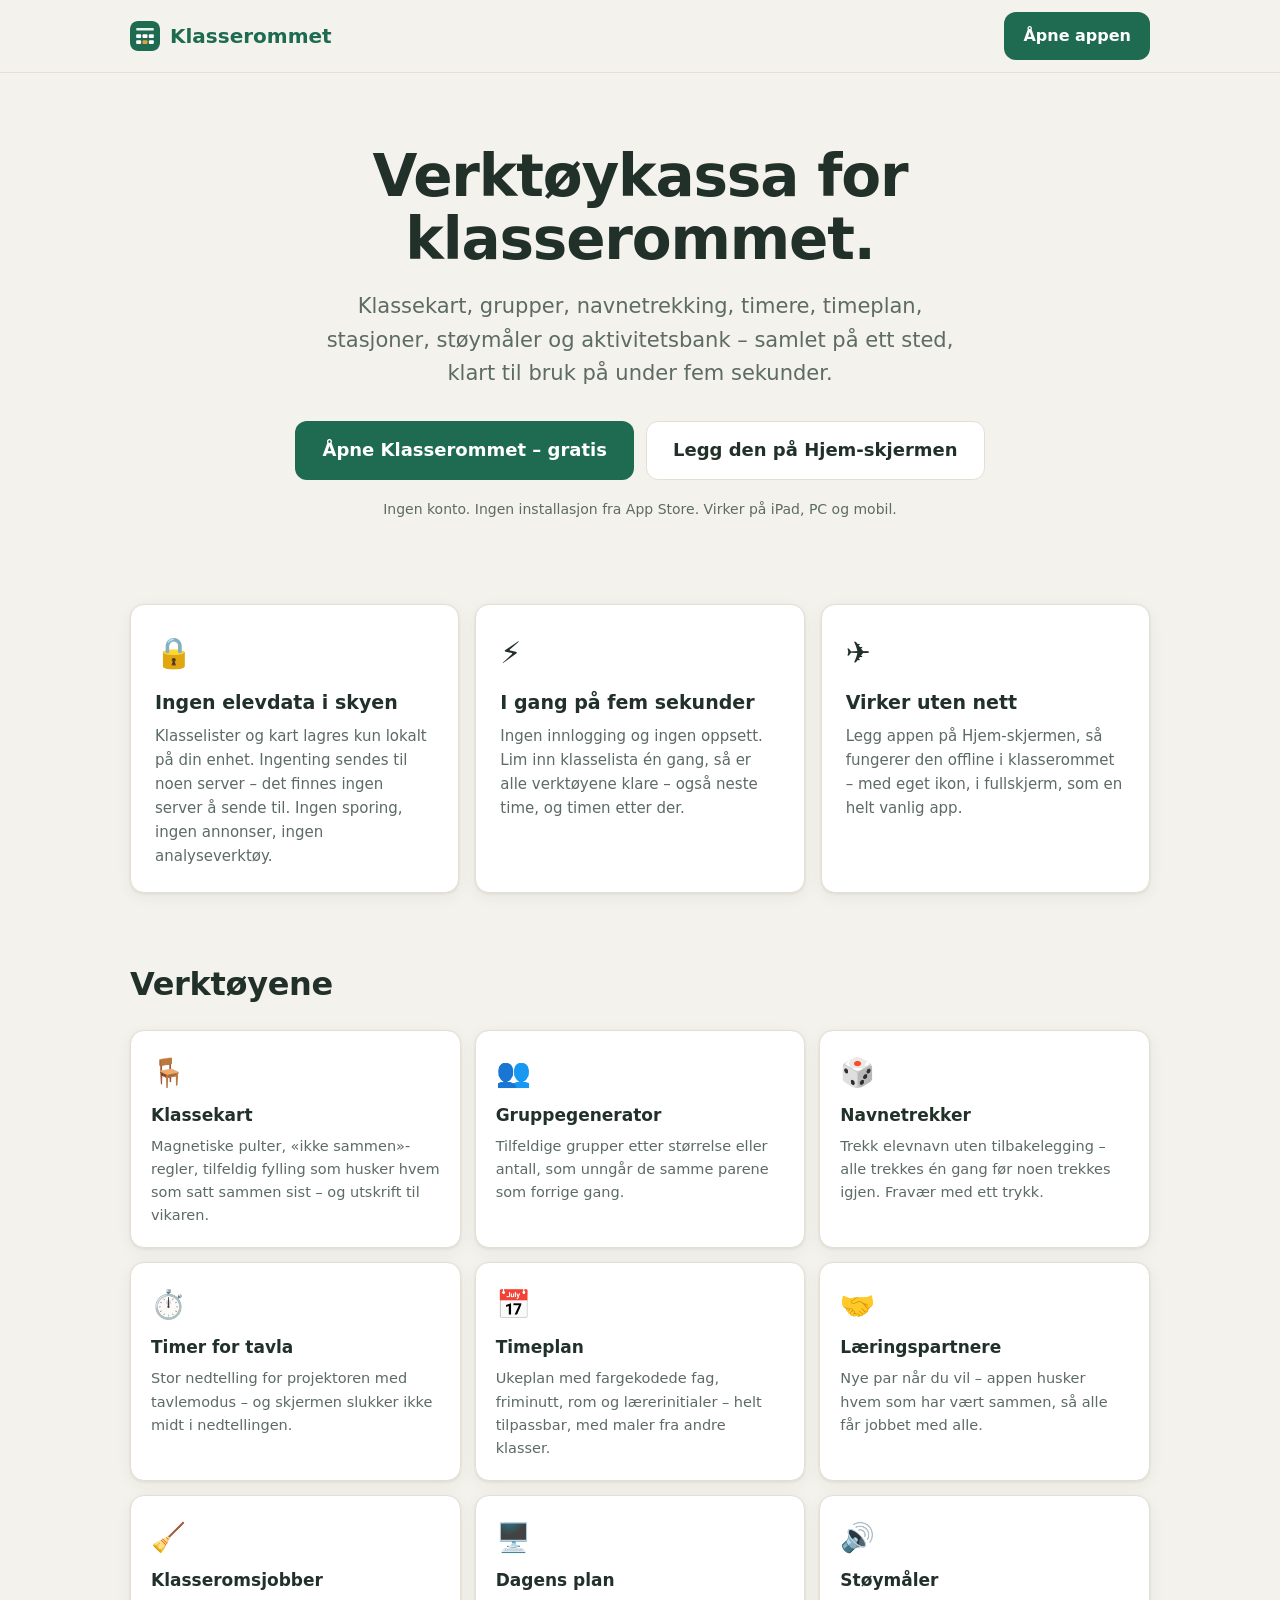
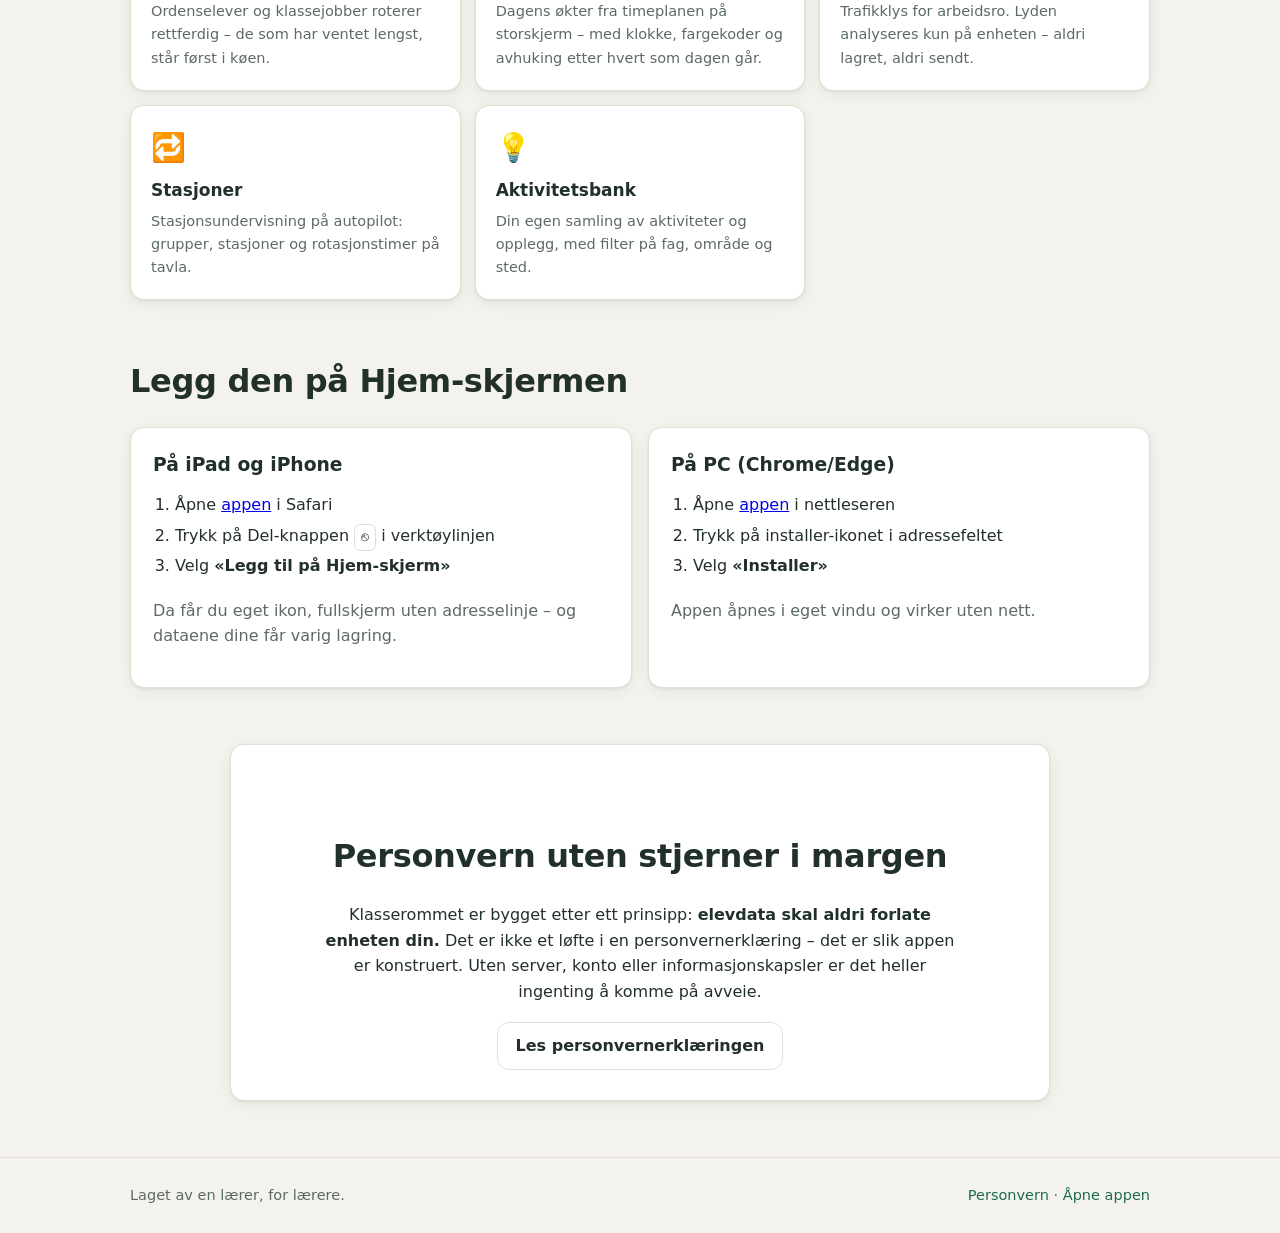
<file: index.html>
<!doctype html>
<html lang="nb">
<head>
<meta charset="utf-8">
<title>Klasserommet – verktøykassa for lærere</title>
<meta name="viewport" content="width=device-width, initial-scale=1">
<meta name="description" content="Klassekart, gruppegenerator, navnetrekking, timer, timeplan og aktivitetsbank – uten innlogging, og uten at elevdata noen gang forlater enheten din. Gratis for lærere.">
<link rel="canonical" href="https://klasserommet.app/">
<meta property="og:title" content="Klasserommet – verktøykassa for lærere">
<meta property="og:description" content="Klassekart, grupper, trekking, timer og timeplan. Ingen innlogging. Ingen elevdata i skyen.">
<meta property="og:image" content="https://klasserommet.app/og.png">
<meta property="og:url" content="https://klasserommet.app/">
<meta property="og:type" content="website">
<meta name="theme-color" content="#1e6b52">
<link rel="icon" href="/app/icons/favicon.svg" type="image/svg+xml">
<link rel="apple-touch-icon" href="/app/icons/icon-180.png">
<link rel="icon" href="/favicon-48.png" type="image/png" sizes="48x48">
<link rel="stylesheet" href="/landing.css">
<script src="/landing.js" defer></script>
</head>
<body>
<header class="site-header">
  <div class="wrap row-between">
    <a class="logo" href="/"><img src="/app/icons/favicon.svg" alt="">Klasserommet</a>
    <a class="btn primary" href="/app/">Åpne appen</a>
  </div>
</header>

<main>
  <section class="hero wrap">
    <h1>Verktøykassa for klasserommet.</h1>
    <p class="lead">Klassekart, grupper, navnetrekking, timere, timeplan, stasjoner,
    støymåler og aktivitetsbank – samlet på ett sted, klart til bruk på under fem sekunder.</p>
    <div class="cta-row">
      <a class="btn primary big" href="/app/">Åpne Klasserommet – gratis</a>
      <a class="btn big" href="#installer">Legg den på Hjem-skjermen</a>
    </div>
    <p class="fineprint">Ingen konto. Ingen installasjon fra App Store. Virker på iPad, PC og mobil.</p>
  </section>

  <section class="wrap usp-grid">
    <div class="usp">
      <span class="usp-ico">🔒</span>
      <h2>Ingen elevdata i skyen</h2>
      <p>Klasselister og kart lagres kun lokalt på din enhet. Ingenting sendes til noen server –
      det finnes ingen server å sende til. Ingen sporing, ingen annonser, ingen analyseverktøy.</p>
    </div>
    <div class="usp">
      <span class="usp-ico">⚡</span>
      <h2>I gang på fem sekunder</h2>
      <p>Ingen innlogging og ingen oppsett. Lim inn klasselista én gang, så er alle verktøyene klare –
      også neste time, og timen etter der.</p>
    </div>
    <div class="usp">
      <span class="usp-ico">✈️</span>
      <h2>Virker uten nett</h2>
      <p>Legg appen på Hjem-skjermen, så fungerer den offline i klasserommet – med eget ikon,
      i fullskjerm, som en helt vanlig app.</p>
    </div>
  </section>

  <section class="wrap">
    <h2 class="section-title">Verktøyene</h2>
    <div class="tools-grid">
      <a class="tool" href="/klassekart"><span>🪑</span><strong>Klassekart</strong>
        <p>Magnetiske pulter, «ikke sammen»-regler, tilfeldig fylling som husker hvem som satt sammen sist – og utskrift til vikaren.</p></a>
      <a class="tool" href="/gruppegenerator"><span>👥</span><strong>Gruppegenerator</strong>
        <p>Tilfeldige grupper etter størrelse eller antall, som unngår de samme parene som forrige gang.</p></a>
      <a class="tool" href="/navnetrekker"><span>🎲</span><strong>Navnetrekker</strong>
        <p>Trekk elevnavn uten tilbakelegging – alle trekkes én gang før noen trekkes igjen. Fravær med ett trykk.</p></a>
      <div class="tool"><span>⏱️</span><strong>Timer for tavla</strong>
        <p>Stor nedtelling for projektoren med tavlemodus – og skjermen slukker ikke midt i nedtellingen.</p></div>
      <div class="tool"><span>📅</span><strong>Timeplan</strong>
        <p>Ukeplan med fargekodede fag, friminutt, rom og lærerinitialer – helt tilpassbar, med maler fra andre klasser.</p></div>
      <div class="tool"><span>🤝</span><strong>Læringspartnere</strong>
        <p>Nye par når du vil – appen husker hvem som har vært sammen, så alle får jobbet med alle.</p></div>
      <div class="tool"><span>🧹</span><strong>Klasseromsjobber</strong>
        <p>Ordenselever og klassejobber roterer rettferdig – de som har ventet lengst, står først i køen.</p></div>
      <div class="tool"><span>🖥️</span><strong>Dagens plan</strong>
        <p>Dagens økter fra timeplanen på storskjerm – med klokke, fargekoder og avhuking etter hvert som dagen går.</p></div>
      <div class="tool"><span>🔊</span><strong>Støymåler</strong>
        <p>Trafikklys for arbeidsro. Lyden analyseres kun på enheten – aldri lagret, aldri sendt.</p></div>
      <div class="tool"><span>🔁</span><strong>Stasjoner</strong>
        <p>Stasjonsundervisning på autopilot: grupper, stasjoner og rotasjonstimer på tavla.</p></div>
      <div class="tool"><span>💡</span><strong>Aktivitetsbank</strong>
        <p>Din egen samling av aktiviteter og opplegg, med filter på fag, område og sted.</p></div>
    </div>
  </section>

  <section class="wrap install" id="installer">
    <h2 class="section-title">Legg den på Hjem-skjermen</h2>
    <div class="install-cols">
      <div>
        <h3>På iPad og iPhone</h3>
        <ol>
          <li>Åpne <a href="/app/">appen</a> i Safari</li>
          <li>Trykk på Del-knappen <span class="key">⎋</span> i verktøylinjen</li>
          <li>Velg <strong>«Legg til på Hjem-skjerm»</strong></li>
        </ol>
        <p class="muted">Da får du eget ikon, fullskjerm uten adresselinje – og dataene dine får varig lagring.</p>
      </div>
      <div>
        <h3>På PC (Chrome/Edge)</h3>
        <ol>
          <li>Åpne <a href="/app/">appen</a> i nettleseren</li>
          <li>Trykk på installer-ikonet i adressefeltet</li>
          <li>Velg <strong>«Installer»</strong></li>
        </ol>
        <p class="muted">Appen åpnes i eget vindu og virker uten nett.</p>
      </div>
    </div>
  </section>

  <section class="wrap privacy-note">
    <h2 class="section-title">Personvern uten stjerner i margen</h2>
    <p>Klasserommet er bygget etter ett prinsipp: <strong>elevdata skal aldri forlate enheten din.</strong>
    Det er ikke et løfte i en personvernerklæring – det er slik appen er konstruert. Uten server,
    konto eller informasjonskapsler er det heller ingenting å komme på avveie.</p>
    <a class="btn" href="/personvern">Les personvernerklæringen</a>
  </section>
</main>

<footer class="site-footer">
  <div class="wrap row-between">
    <span>Laget av en lærer, for lærere.</span>
    <nav><a href="/personvern">Personvern</a> · <a href="/app/">Åpne appen</a></nav>
  </div>
</footer>
</body>
</html>
</file>
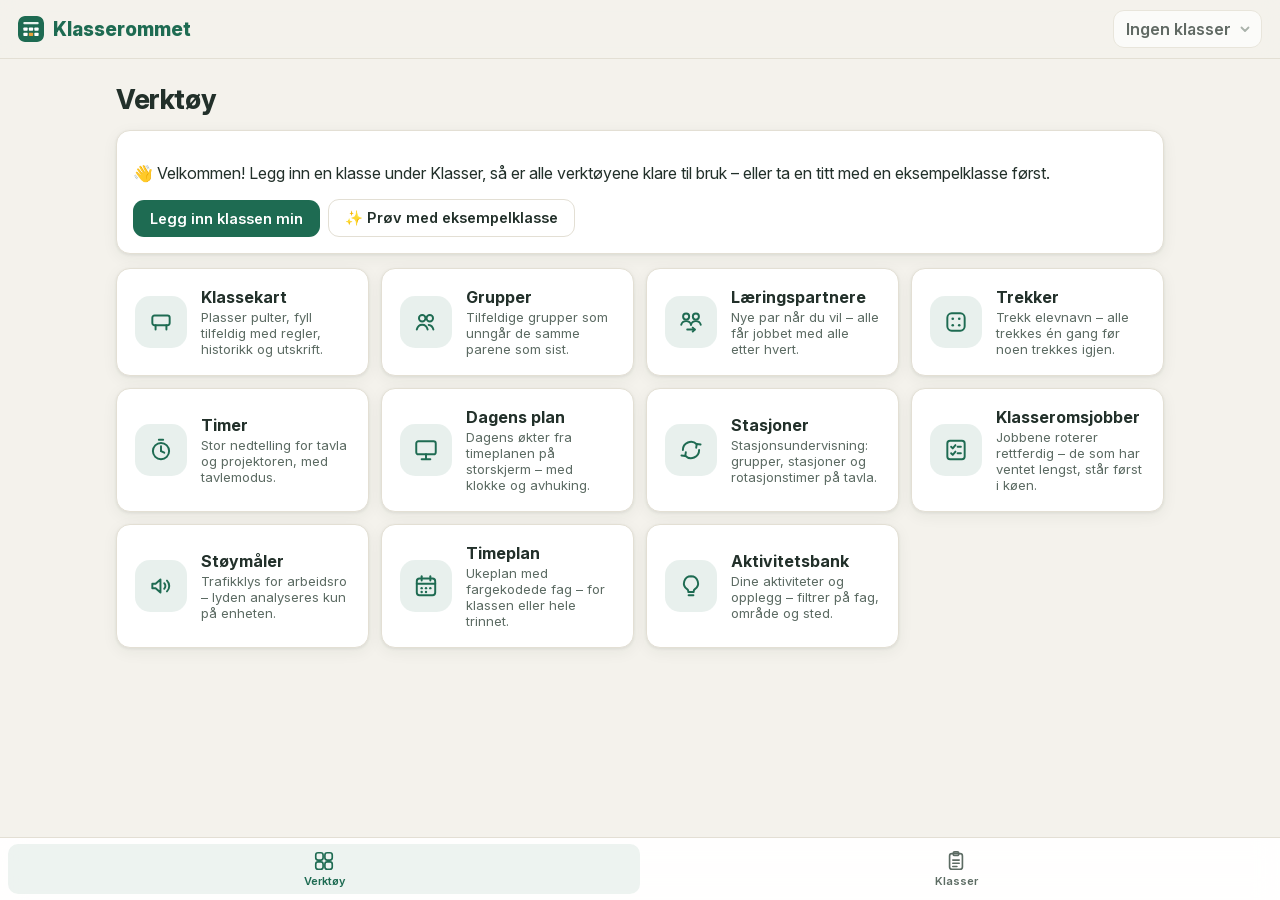
<file: app/index.html>
<!doctype html>
<html lang="nb">
<head>
<meta charset="utf-8">
<title>Klasserommet</title>
<meta name="viewport" content="width=device-width, initial-scale=1, viewport-fit=cover">
<meta name="theme-color" content="#1e6b52">
<meta name="description" content="Verktøykasse for lærere: klassekart med historikk, grupper, navnetrekking og timer. Alt lagres lokalt på enheten.">
<link rel="manifest" href="manifest.webmanifest">
<link rel="icon" href="icons/favicon.svg" type="image/svg+xml">
<link rel="apple-touch-icon" href="icons/icon-180.png">
<meta name="apple-mobile-web-app-capable" content="yes">
<meta name="mobile-web-app-capable" content="yes">
<meta name="apple-mobile-web-app-status-bar-style" content="black-translucent">
<meta name="apple-mobile-web-app-title" content="Klasserommet">
<link rel="apple-touch-icon" sizes="167x167" href="icons/icon-167.png">
<link rel="apple-touch-startup-image" href="splash/splash-2048x2732.png" media="(device-width: 1024px) and (device-height: 1366px) and (-webkit-device-pixel-ratio: 2) and (orientation: portrait)">
<link rel="apple-touch-startup-image" href="splash/splash-2732x2048.png" media="(device-width: 1024px) and (device-height: 1366px) and (-webkit-device-pixel-ratio: 2) and (orientation: landscape)">
<link rel="apple-touch-startup-image" href="splash/splash-1668x2388.png" media="(device-width: 834px) and (device-height: 1194px) and (-webkit-device-pixel-ratio: 2) and (orientation: portrait)">
<link rel="apple-touch-startup-image" href="splash/splash-2388x1668.png" media="(device-width: 834px) and (device-height: 1194px) and (-webkit-device-pixel-ratio: 2) and (orientation: landscape)">
<link rel="apple-touch-startup-image" href="splash/splash-1640x2360.png" media="(device-width: 820px) and (device-height: 1180px) and (-webkit-device-pixel-ratio: 2) and (orientation: portrait)">
<link rel="apple-touch-startup-image" href="splash/splash-2360x1640.png" media="(device-width: 820px) and (device-height: 1180px) and (-webkit-device-pixel-ratio: 2) and (orientation: landscape)">
<link rel="apple-touch-startup-image" href="splash/splash-1620x2160.png" media="(device-width: 810px) and (device-height: 1080px) and (-webkit-device-pixel-ratio: 2) and (orientation: portrait)">
<link rel="apple-touch-startup-image" href="splash/splash-2160x1620.png" media="(device-width: 810px) and (device-height: 1080px) and (-webkit-device-pixel-ratio: 2) and (orientation: landscape)">
<link rel="apple-touch-startup-image" href="splash/splash-1179x2556.png" media="(device-width: 393px) and (device-height: 852px) and (-webkit-device-pixel-ratio: 3) and (orientation: portrait)">
<link rel="apple-touch-startup-image" href="splash/splash-1170x2532.png" media="(device-width: 390px) and (device-height: 844px) and (-webkit-device-pixel-ratio: 3) and (orientation: portrait)">
<link rel="apple-touch-startup-image" href="splash/splash-828x1792.png" media="(device-width: 414px) and (device-height: 896px) and (-webkit-device-pixel-ratio: 2) and (orientation: portrait)">
<link rel="preload" href="fonts/InterVariable.woff2" as="font" type="font/woff2" crossorigin>
<link rel="stylesheet" href="styles.css">
</head>
<body>
<svg style="display:none" aria-hidden="true" xmlns="http://www.w3.org/2000/svg">
  <symbol id="i-verktoy" viewBox="0 0 24 24"><rect x="3" y="3" width="8" height="8" rx="2.5"/><rect x="13" y="3" width="8" height="8" rx="2.5"/><rect x="3" y="13" width="8" height="8" rx="2.5"/><rect x="13" y="13" width="8" height="8" rx="2.5"/></symbol>
  <symbol id="i-klasser" viewBox="0 0 24 24"><rect x="5" y="4" width="14" height="17" rx="2.5"/><rect x="9" y="2" width="6" height="4" rx="1.5"/><line x1="8.5" y1="11" x2="15.5" y2="11"/><line x1="8.5" y1="14.5" x2="15.5" y2="14.5"/><line x1="8.5" y1="18" x2="13" y2="18"/></symbol>
  <symbol id="i-kart" viewBox="0 0 24 24"><rect x="4" y="6" width="16" height="9" rx="2"/><line x1="7" y1="15" x2="7" y2="19"/><line x1="17" y1="15" x2="17" y2="19"/></symbol>
  <symbol id="i-grupper" viewBox="0 0 24 24"><circle cx="8.5" cy="8.5" r="3"/><circle cx="15.5" cy="8.5" r="3"/><path d="M3.5 19c.7-3 2.8-4.5 5-4.5s4.3 1.5 5 4.5"/><path d="M14.5 14.7c2 .2 3.7 1.6 4.3 4.3"/></symbol>
  <symbol id="i-trekker" viewBox="0 0 24 24"><rect x="4" y="4" width="16" height="16" rx="4"/><circle cx="9" cy="9" r="1.2" fill="currentColor" stroke="none"/><circle cx="15" cy="9" r="1.2" fill="currentColor" stroke="none"/><circle cx="9" cy="15" r="1.2" fill="currentColor" stroke="none"/><circle cx="15" cy="15" r="1.2" fill="currentColor" stroke="none"/></symbol>
  <symbol id="i-timer" viewBox="0 0 24 24"><circle cx="12" cy="13" r="7.5"/><line x1="12" y1="13" x2="12" y2="8.5"/><line x1="12" y1="13" x2="15" y2="14.5"/><line x1="10" y1="2.5" x2="14" y2="2.5"/></symbol>
  <symbol id="i-timeplan" viewBox="0 0 24 24"><rect x="3.5" y="5" width="17" height="15.5" rx="2.5"/><line x1="3.5" y1="10" x2="20.5" y2="10"/><line x1="8" y1="3" x2="8" y2="7"/><line x1="16" y1="3" x2="16" y2="7"/><circle cx="8" cy="14" r="1.1" fill="currentColor" stroke="none"/><circle cx="12" cy="14" r="1.1" fill="currentColor" stroke="none"/><circle cx="16" cy="14" r="1.1" fill="currentColor" stroke="none"/><circle cx="8" cy="17.5" r="1.1" fill="currentColor" stroke="none"/><circle cx="12" cy="17.5" r="1.1" fill="currentColor" stroke="none"/></symbol>
  <symbol id="i-aktiviteter" viewBox="0 0 24 24"><path d="M12 3a6.5 6.5 0 0 1 3.6 11.9c-.7.5-1.1 1.2-1.1 2v.6h-5v-.6c0-.8-.4-1.5-1.1-2A6.5 6.5 0 0 1 12 3z"/><line x1="9.8" y1="20.5" x2="14.2" y2="20.5"/></symbol>
  <symbol id="i-tavle" viewBox="0 0 24 24"><rect x="3" y="4" width="18" height="12" rx="2"/><line x1="12" y1="16" x2="12" y2="20"/><line x1="8" y1="20.5" x2="16" y2="20.5"/></symbol>
  <symbol id="i-stoy" viewBox="0 0 24 24"><path d="M4 10v4h3l4.5 4V6L7 10H4z"/><path d="M15 9.5a3.5 3.5 0 0 1 0 5"/><path d="M17.5 7a7 7 0 0 1 0 10"/></symbol>
  <symbol id="i-stasjoner" viewBox="0 0 24 24"><path d="M19.5 12a7.5 7.5 0 0 1-12.8 5.3"/><path d="M4.5 12a7.5 7.5 0 0 1 12.8-5.3"/><polyline points="7.2 14.1 6.7 17.6 3.2 17"/><polyline points="16.8 9.9 17.3 6.4 20.8 7"/></symbol>
  <symbol id="i-partnere" viewBox="0 0 24 24"><circle cx="7.5" cy="7" r="2.8"/><circle cx="16.5" cy="7" r="2.8"/><path d="M3 14.5c.6-2.2 2.4-3.3 4.5-3.3s3.9 1.1 4.5 3.3"/><path d="M12 14.5c.6-2.2 2.4-3.3 4.5-3.3s3.9 1.1 4.5 3.3"/><path d="M8.5 19h7"/><polyline points="13.6 17.2 15.5 19 13.6 20.8"/></symbol>
  <symbol id="i-jobber" viewBox="0 0 24 24"><rect x="4" y="3.5" width="16" height="17" rx="2.5"/><polyline points="7.5 9 9 10.5 11.5 7.5"/><line x1="13.5" y1="9" x2="16.5" y2="9"/><polyline points="7.5 15 9 16.5 11.5 13.5"/><line x1="13.5" y1="15" x2="16.5" y2="15"/></symbol>
</svg>
<header class="app-header no-print">
  <a class="brand" href="#/verktoy"><img class="brand-mark" src="icons/favicon.svg" alt="">Klasserommet</a>
  <select id="classPicker" class="class-picker" aria-label="Velg klasse"></select>
</header>
<main id="view"></main>
<nav class="tabbar no-print">
  <a href="#/verktoy" data-tab="verktoy"><svg class="icon tab-ico" aria-hidden="true"><use href="#i-verktoy"/></svg>Verktøy</a>
  <a href="#/klasser" data-tab="klasser"><svg class="icon tab-ico" aria-hidden="true"><use href="#i-klasser"/></svg>Klasser</a>
</nav>
<script type="module" src="js/app.js"></script>
</body>
</html>
</file>
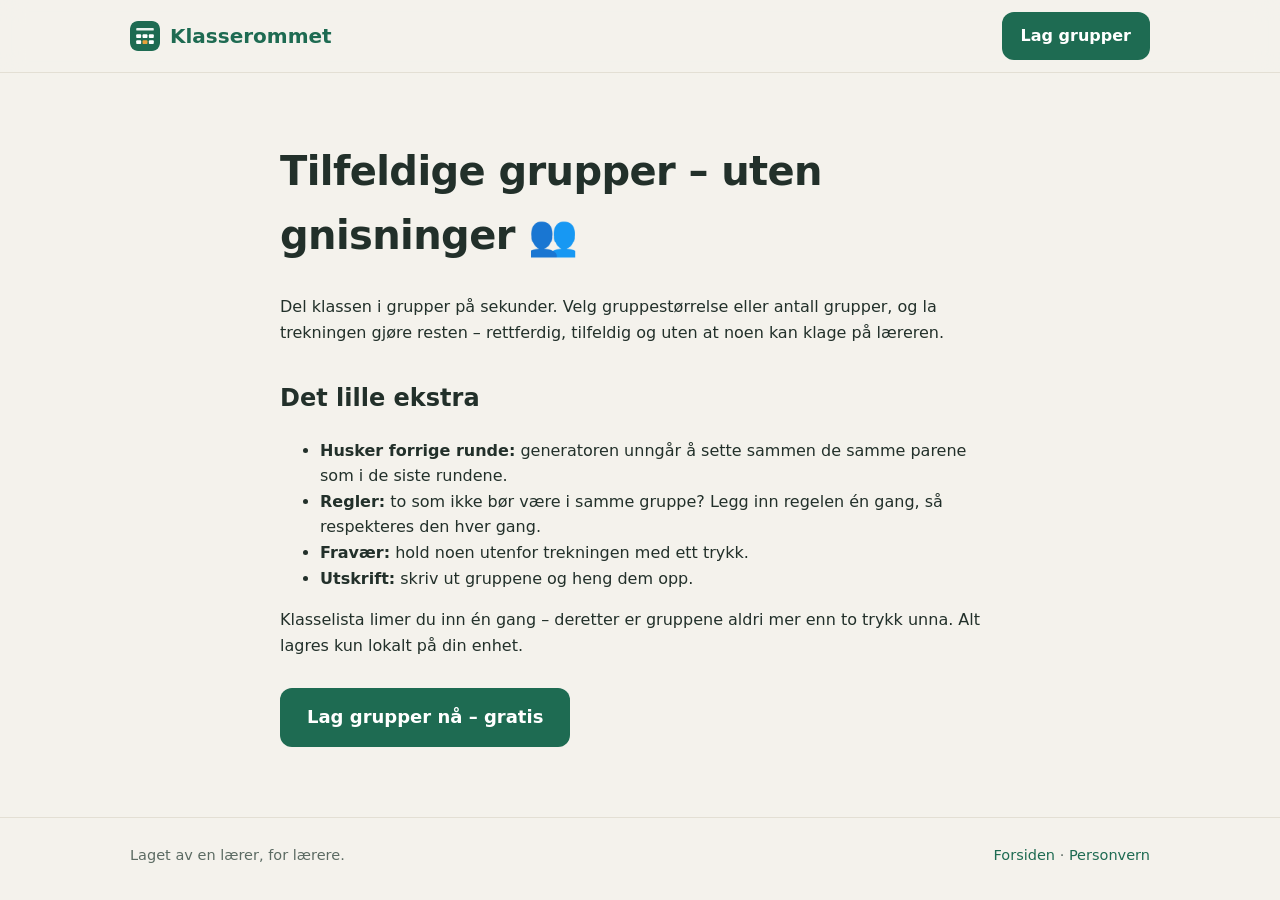
<file: gruppegenerator.html>
<!doctype html>
<html lang="nb">
<head>
<meta charset="utf-8">
<title>Gruppegenerator – lag tilfeldige grupper | Klasserommet</title>
<meta name="viewport" content="width=device-width, initial-scale=1">
<meta name="description" content="Gratis gruppegenerator for klasserommet: tilfeldige grupper etter størrelse eller antall, med «ikke sammen»-regler og historikk som unngår de samme parene som sist.">
<link rel="canonical" href="https://klasserommet.app/gruppegenerator">
<meta name="theme-color" content="#1e6b52">
<link rel="icon" href="/app/icons/favicon.svg" type="image/svg+xml">
<link rel="apple-touch-icon" href="/app/icons/icon-180.png">
<link rel="stylesheet" href="/landing.css">
</head>
<body>
<header class="site-header">
  <div class="wrap row-between">
    <a class="logo" href="/"><img src="/app/icons/favicon.svg" alt="">Klasserommet</a>
    <a class="btn primary" href="/app/#/grupper">Lag grupper</a>
  </div>
</header>

<main class="page">
  <h1>Tilfeldige grupper – uten gnisninger 👥</h1>
  <p>Del klassen i grupper på sekunder. Velg gruppestørrelse eller antall
  grupper, og la trekningen gjøre resten – rettferdig, tilfeldig og uten at
  noen kan klage på læreren.</p>

  <h2>Det lille ekstra</h2>
  <ul>
    <li><strong>Husker forrige runde:</strong> generatoren unngår å sette
    sammen de samme parene som i de siste rundene.</li>
    <li><strong>Regler:</strong> to som ikke bør være i samme gruppe? Legg inn
    regelen én gang, så respekteres den hver gang.</li>
    <li><strong>Fravær:</strong> hold noen utenfor trekningen med ett trykk.</li>
    <li><strong>Utskrift:</strong> skriv ut gruppene og heng dem opp.</li>
  </ul>

  <p>Klasselista limer du inn én gang – deretter er gruppene aldri mer enn to
  trykk unna. Alt lagres kun lokalt på din enhet.</p>

  <a class="btn primary big" href="/app/#/grupper">Lag grupper nå – gratis</a>
</main>

<footer class="site-footer">
  <div class="wrap row-between">
    <span>Laget av en lærer, for lærere.</span>
    <nav><a href="/">Forsiden</a> · <a href="/personvern">Personvern</a></nav>
  </div>
</footer>
</body>
</html>
</file>
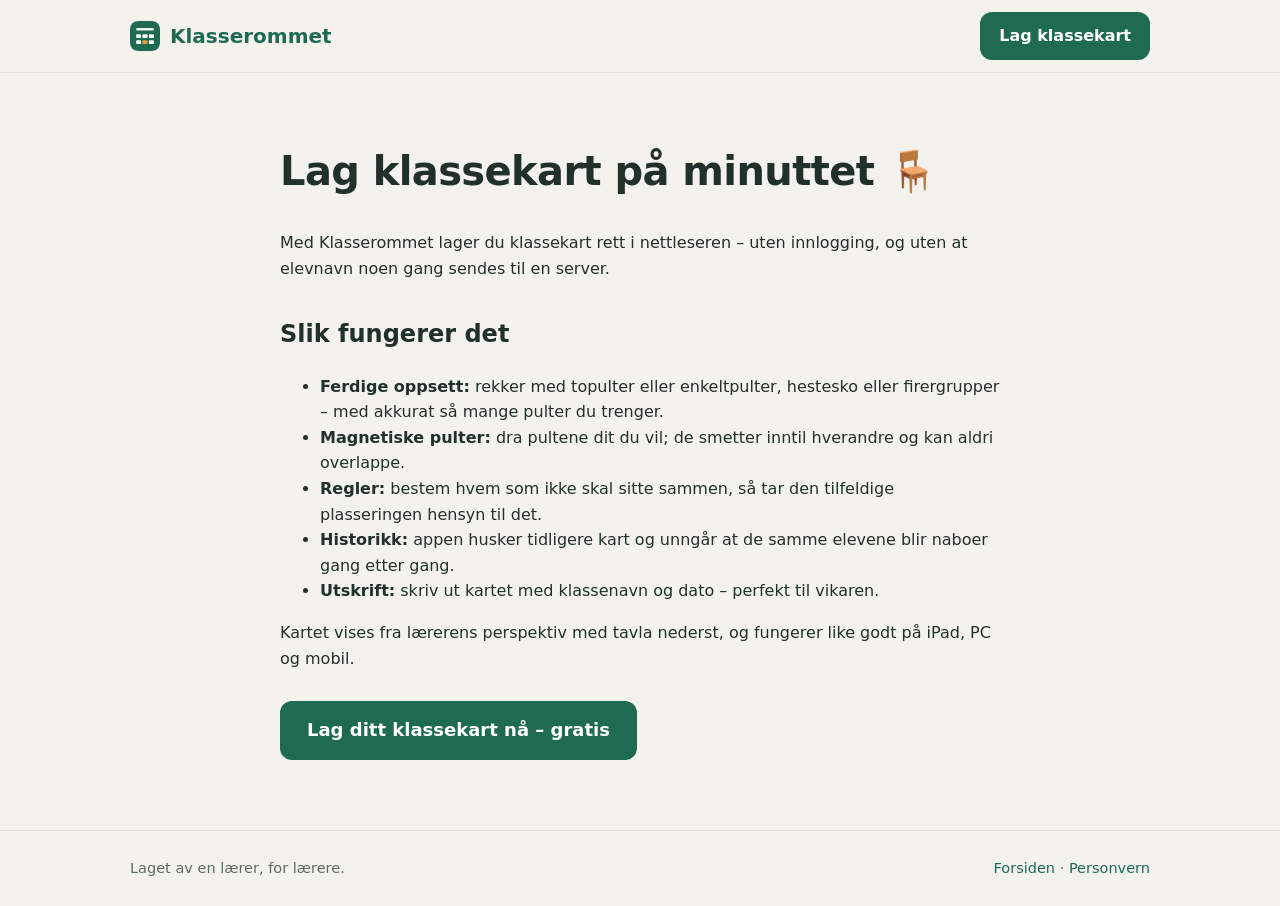
<file: klassekart.html>
<!doctype html>
<html lang="nb">
<head>
<meta charset="utf-8">
<title>Klassekart – lag klassekart gratis på nett | Klasserommet</title>
<meta name="viewport" content="width=device-width, initial-scale=1">
<meta name="description" content="Lag klassekart gratis: dra og slipp pulter, ferdige oppsett, «skal ikke sitte sammen»-regler og tilfeldig plassering som husker hvem som satt sammen sist. Ingen innlogging.">
<link rel="canonical" href="https://klasserommet.app/klassekart">
<meta name="theme-color" content="#1e6b52">
<link rel="icon" href="/app/icons/favicon.svg" type="image/svg+xml">
<link rel="apple-touch-icon" href="/app/icons/icon-180.png">
<link rel="stylesheet" href="/landing.css">
</head>
<body>
<header class="site-header">
  <div class="wrap row-between">
    <a class="logo" href="/"><img src="/app/icons/favicon.svg" alt="">Klasserommet</a>
    <a class="btn primary" href="/app/#/kart">Lag klassekart</a>
  </div>
</header>

<main class="page">
  <h1>Lag klassekart på minuttet 🪑</h1>
  <p>Med Klasserommet lager du klassekart rett i nettleseren – uten innlogging,
  og uten at elevnavn noen gang sendes til en server.</p>

  <h2>Slik fungerer det</h2>
  <ul>
    <li><strong>Ferdige oppsett:</strong> rekker med topulter eller enkeltpulter,
    hestesko eller firergrupper – med akkurat så mange pulter du trenger.</li>
    <li><strong>Magnetiske pulter:</strong> dra pultene dit du vil; de smetter
    inntil hverandre og kan aldri overlappe.</li>
    <li><strong>Regler:</strong> bestem hvem som ikke skal sitte sammen, så tar
    den tilfeldige plasseringen hensyn til det.</li>
    <li><strong>Historikk:</strong> appen husker tidligere kart og unngår at de
    samme elevene blir naboer gang etter gang.</li>
    <li><strong>Utskrift:</strong> skriv ut kartet med klassenavn og dato –
    perfekt til vikaren.</li>
  </ul>

  <p>Kartet vises fra lærerens perspektiv med tavla nederst, og fungerer like
  godt på iPad, PC og mobil.</p>

  <a class="btn primary big" href="/app/#/kart">Lag ditt klassekart nå – gratis</a>
</main>

<footer class="site-footer">
  <div class="wrap row-between">
    <span>Laget av en lærer, for lærere.</span>
    <nav><a href="/">Forsiden</a> · <a href="/personvern">Personvern</a></nav>
  </div>
</footer>
</body>
</html>
</file>
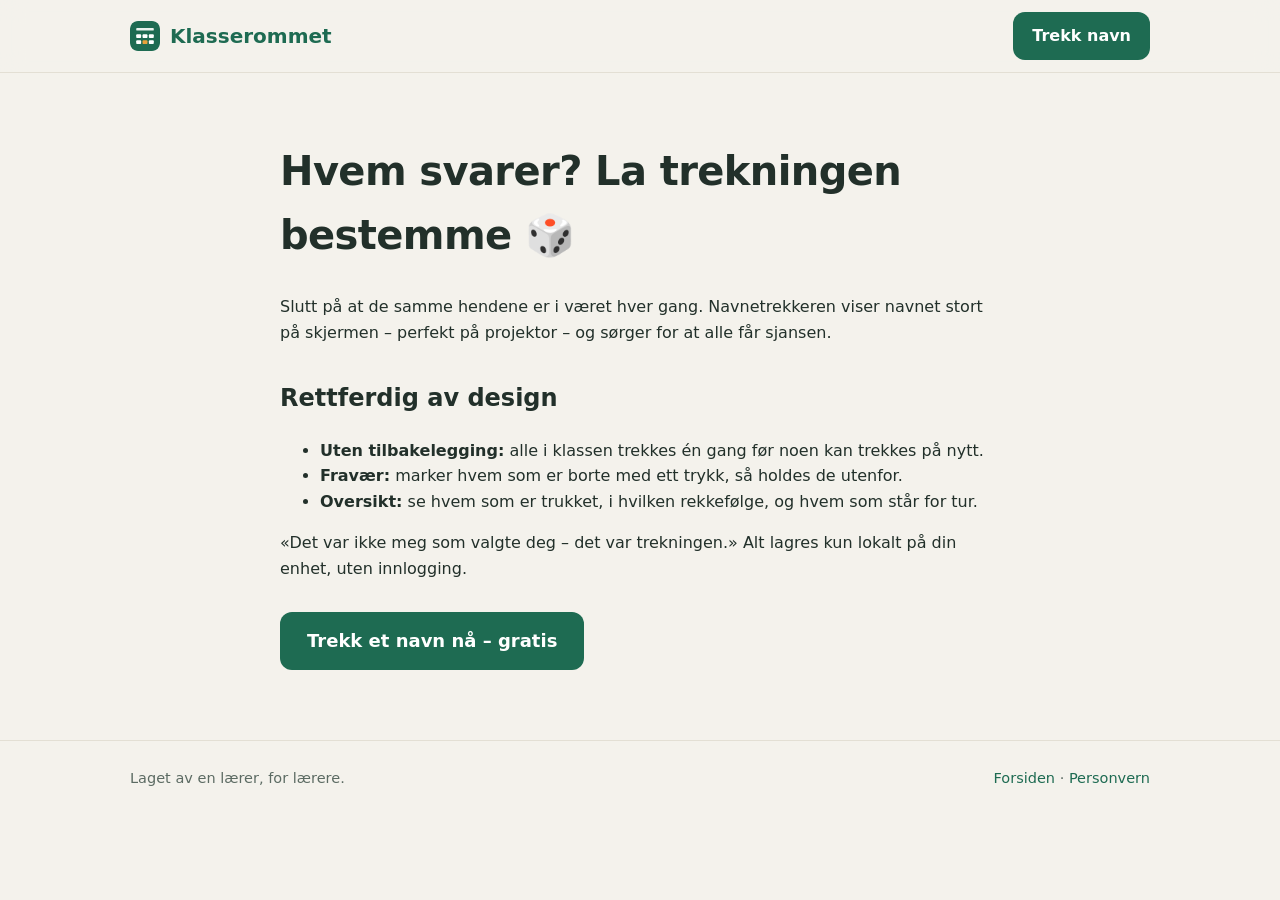
<file: navnetrekker.html>
<!doctype html>
<html lang="nb">
<head>
<meta charset="utf-8">
<title>Navnetrekker – trekk tilfeldige elevnavn | Klasserommet</title>
<meta name="viewport" content="width=device-width, initial-scale=1">
<meta name="description" content="Gratis navnetrekker for klasserommet: trekk tilfeldige elevnavn uten tilbakelegging – alle trekkes én gang før noen trekkes igjen. Stor visning for projektor.">
<link rel="canonical" href="https://klasserommet.app/navnetrekker">
<meta name="theme-color" content="#1e6b52">
<link rel="icon" href="/app/icons/favicon.svg" type="image/svg+xml">
<link rel="apple-touch-icon" href="/app/icons/icon-180.png">
<link rel="stylesheet" href="/landing.css">
</head>
<body>
<header class="site-header">
  <div class="wrap row-between">
    <a class="logo" href="/"><img src="/app/icons/favicon.svg" alt="">Klasserommet</a>
    <a class="btn primary" href="/app/#/trekker">Trekk navn</a>
  </div>
</header>

<main class="page">
  <h1>Hvem svarer? La trekningen bestemme 🎲</h1>
  <p>Slutt på at de samme hendene er i været hver gang. Navnetrekkeren viser
  navnet stort på skjermen – perfekt på projektor – og sørger for at alle får
  sjansen.</p>

  <h2>Rettferdig av design</h2>
  <ul>
    <li><strong>Uten tilbakelegging:</strong> alle i klassen trekkes én gang
    før noen kan trekkes på nytt.</li>
    <li><strong>Fravær:</strong> marker hvem som er borte med ett trykk, så
    holdes de utenfor.</li>
    <li><strong>Oversikt:</strong> se hvem som er trukket, i hvilken rekkefølge,
    og hvem som står for tur.</li>
  </ul>

  <p>«Det var ikke meg som valgte deg – det var trekningen.» Alt lagres kun
  lokalt på din enhet, uten innlogging.</p>

  <a class="btn primary big" href="/app/#/trekker">Trekk et navn nå – gratis</a>
</main>

<footer class="site-footer">
  <div class="wrap row-between">
    <span>Laget av en lærer, for lærere.</span>
    <nav><a href="/">Forsiden</a> · <a href="/personvern">Personvern</a></nav>
  </div>
</footer>
</body>
</html>
</file>
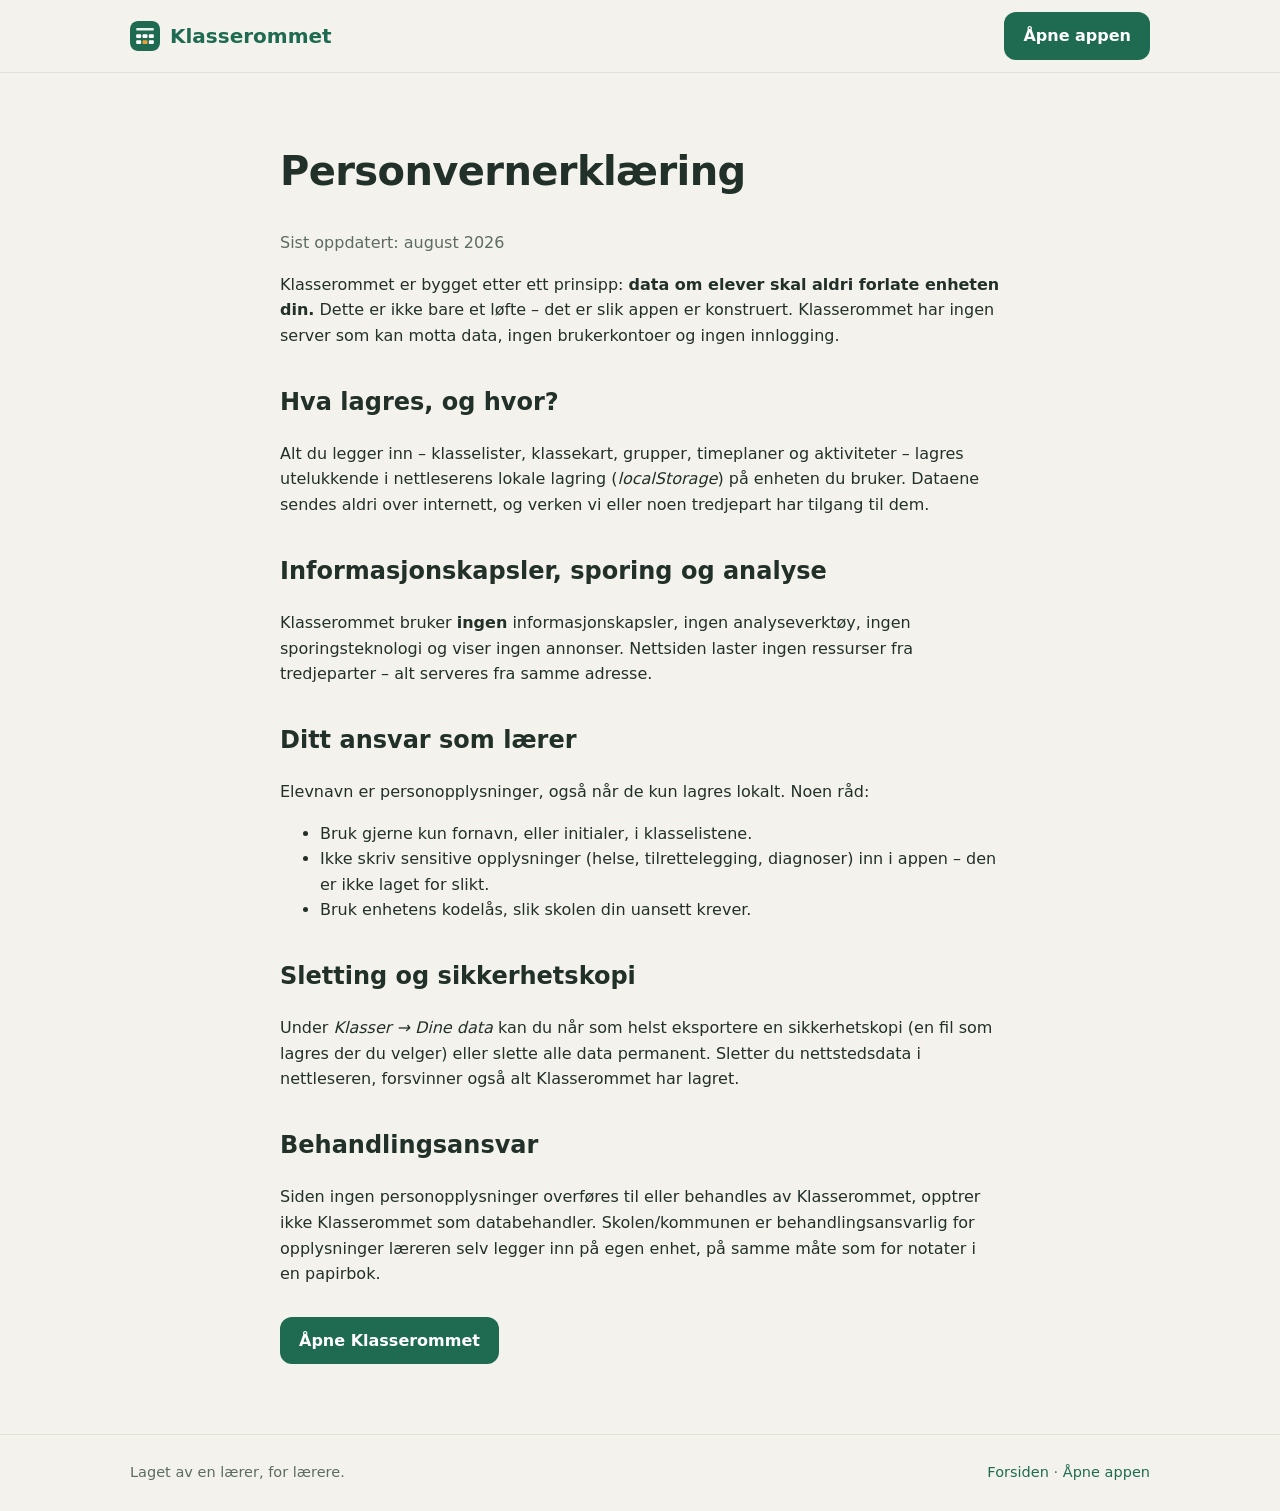
<file: personvern.html>
<!doctype html>
<html lang="nb">
<head>
<meta charset="utf-8">
<title>Personvern – Klasserommet</title>
<meta name="viewport" content="width=device-width, initial-scale=1">
<meta name="description" content="Klasserommets personvernerklæring: alle data lagres kun lokalt på din enhet. Ingen server, ingen konto, ingen informasjonskapsler, ingen sporing.">
<link rel="canonical" href="https://klasserommet.app/personvern">
<meta name="theme-color" content="#1e6b52">
<link rel="icon" href="/app/icons/favicon.svg" type="image/svg+xml">
<link rel="apple-touch-icon" href="/app/icons/icon-180.png">
<link rel="stylesheet" href="/landing.css">
</head>
<body>
<header class="site-header">
  <div class="wrap row-between">
    <a class="logo" href="/"><img src="/app/icons/favicon.svg" alt="">Klasserommet</a>
    <a class="btn primary" href="/app/">Åpne appen</a>
  </div>
</header>

<main class="page">
  <h1>Personvernerklæring</h1>
  <p class="muted">Sist oppdatert: august 2026</p>

  <p>Klasserommet er bygget etter ett prinsipp: <strong>data om elever skal aldri
  forlate enheten din.</strong> Dette er ikke bare et løfte – det er slik appen er
  konstruert. Klasserommet har ingen server som kan motta data, ingen brukerkontoer
  og ingen innlogging.</p>

  <h2>Hva lagres, og hvor?</h2>
  <p>Alt du legger inn – klasselister, klassekart, grupper, timeplaner og
  aktiviteter – lagres utelukkende i nettleserens lokale lagring
  (<em>localStorage</em>) på enheten du bruker. Dataene sendes aldri over
  internett, og verken vi eller noen tredjepart har tilgang til dem.</p>

  <h2>Informasjonskapsler, sporing og analyse</h2>
  <p>Klasserommet bruker <strong>ingen</strong> informasjonskapsler, ingen
  analyseverktøy, ingen sporingsteknologi og viser ingen annonser. Nettsiden
  laster ingen ressurser fra tredjeparter – alt serveres fra samme adresse.</p>

  <h2>Ditt ansvar som lærer</h2>
  <p>Elevnavn er personopplysninger, også når de kun lagres lokalt. Noen råd:</p>
  <ul>
    <li>Bruk gjerne kun fornavn, eller initialer, i klasselistene.</li>
    <li>Ikke skriv sensitive opplysninger (helse, tilrettelegging, diagnoser)
    inn i appen – den er ikke laget for slikt.</li>
    <li>Bruk enhetens kodelås, slik skolen din uansett krever.</li>
  </ul>

  <h2>Sletting og sikkerhetskopi</h2>
  <p>Under <em>Klasser → Dine data</em> kan du når som helst eksportere en
  sikkerhetskopi (en fil som lagres der du velger) eller slette alle data
  permanent. Sletter du nettstedsdata i nettleseren, forsvinner også alt
  Klasserommet har lagret.</p>

  <h2>Behandlingsansvar</h2>
  <p>Siden ingen personopplysninger overføres til eller behandles av
  Klasserommet, opptrer ikke Klasserommet som databehandler. Skolen/kommunen
  er behandlingsansvarlig for opplysninger læreren selv legger inn på egen
  enhet, på samme måte som for notater i en papirbok.</p>

  <a class="btn primary" href="/app/">Åpne Klasserommet</a>
</main>

<footer class="site-footer">
  <div class="wrap row-between">
    <span>Laget av en lærer, for lærere.</span>
    <nav><a href="/">Forsiden</a> · <a href="/app/">Åpne appen</a></nav>
  </div>
</footer>
</body>
</html>
</file>
<file: landing.css>
* { box-sizing: border-box; touch-action: pan-y pinch-zoom; }

:root {
  --bg: #f4f2ec;
  --panel: #ffffff;
  --ink: #22302a;
  --muted: #5c6b63;
  --line: #e3dfd4;
  --brand: #1e6b52;
  --brand-strong: #17553f;
  --accent: #e8a13a;
  --radius: 14px;
  --shadow: 0 1px 3px rgba(30, 50, 40, .08), 0 4px 16px rgba(30, 50, 40, .06);
}

html, body {
  margin: 0;
  max-width: 100vw;
  overflow-x: hidden;
  overflow-x: clip;
  overscroll-behavior-x: none;
}

body {
  font-family: -apple-system, BlinkMacSystemFont, 'Segoe UI', system-ui, sans-serif;
  background: var(--bg);
  color: var(--ink);
  -webkit-font-smoothing: antialiased;
  line-height: 1.6;
}

.wrap { max-width: 1060px; margin: 0 auto; padding: 0 20px; }
.row-between { display: flex; align-items: center; justify-content: space-between; gap: 14px; }
.muted { color: var(--muted); }

.btn {
  display: inline-block;
  padding: 10px 18px;
  border-radius: 12px;
  border: 1px solid var(--line);
  background: #fff;
  color: var(--ink);
  font-weight: 600;
  text-decoration: none;
  transition: transform .15s, box-shadow .15s, background .15s;
}

.btn.primary { background: var(--brand); color: #fff; border-color: transparent; }
.btn.big { font-size: 18px; padding: 14px 26px; }

@media (hover: hover) {
  .btn:hover { transform: translateY(-1px); box-shadow: var(--shadow); }
  .btn.primary:hover { background: var(--brand-strong); }
}

.site-header {
  position: sticky;
  top: 0;
  background: rgba(244, 242, 236, .92);
  backdrop-filter: blur(12px);
  -webkit-backdrop-filter: blur(12px);
  border-bottom: 1px solid var(--line);
  padding: 12px 0;
  z-index: 10;
}

.logo {
  display: flex;
  align-items: center;
  gap: 10px;
  font-weight: 800;
  font-size: 20px;
  color: var(--brand);
  text-decoration: none;
}

.logo img { width: 30px; height: 30px; border-radius: 8px; }

.hero { text-align: center; padding: 72px 20px 40px; }

.hero h1 {
  font-size: clamp(34px, 6vw, 58px);
  line-height: 1.1;
  letter-spacing: -0.02em;
  margin: 0 0 18px;
}

.lead {
  font-size: clamp(17px, 2.4vw, 21px);
  color: var(--muted);
  max-width: 640px;
  margin: 0 auto 30px;
}

.cta-row { display: flex; gap: 12px; justify-content: center; flex-wrap: wrap; }
.fineprint { color: var(--muted); font-size: 14px; margin-top: 18px; }

.usp-grid {
  display: grid;
  grid-template-columns: repeat(auto-fit, minmax(260px, 1fr));
  gap: 16px;
  padding-top: 30px;
  padding-bottom: 10px;
}

.usp {
  background: var(--panel);
  border: 1px solid var(--line);
  border-radius: var(--radius);
  box-shadow: var(--shadow);
  padding: 24px;
}

.usp-ico { font-size: 30px; }
.usp h2 { font-size: 19px; margin: 10px 0 6px; }
.usp p { margin: 0; color: var(--muted); font-size: 15px; }

.section-title { font-size: clamp(24px, 3.6vw, 32px); margin: 56px 0 20px; letter-spacing: -0.01em; }

.tools-grid {
  display: grid;
  grid-template-columns: repeat(auto-fit, minmax(280px, 1fr));
  gap: 14px;
}

.tool {
  background: var(--panel);
  border: 1px solid var(--line);
  border-radius: var(--radius);
  box-shadow: var(--shadow);
  padding: 20px;
  color: var(--ink);
  text-decoration: none;
  transition: transform .15s, box-shadow .15s;
}

a.tool:hover { transform: translateY(-2px); }
.tool span { font-size: 28px; display: block; margin-bottom: 6px; }
.tool strong { font-size: 17px; }
.tool p { margin: 6px 0 0; color: var(--muted); font-size: 14.5px; }

.install-cols {
  display: grid;
  grid-template-columns: repeat(auto-fit, minmax(280px, 1fr));
  gap: 16px;
}

.install-cols > div {
  background: var(--panel);
  border: 1px solid var(--line);
  border-radius: var(--radius);
  box-shadow: var(--shadow);
  padding: 22px;
}

.install-cols h3 { margin: 0 0 10px; }
.install-cols ol { margin: 0; padding-left: 22px; line-height: 1.9; }
.key { display: inline-block; border: 1px solid var(--line); border-radius: 6px; padding: 0 6px; font-size: 13px; }

.privacy-note {
  background: var(--panel);
  border: 1px solid var(--line);
  border-radius: var(--radius);
  box-shadow: var(--shadow);
  padding: 30px;
  margin: 56px auto;
  max-width: 820px;
  text-align: center;
}

.privacy-note p { max-width: 640px; margin: 0 auto 18px; }

.site-footer {
  border-top: 1px solid var(--line);
  padding: 26px 0 calc(26px + env(safe-area-inset-bottom));
  color: var(--muted);
  font-size: 14.5px;
}

.site-footer a { color: var(--brand); text-decoration: none; }

/* Innholdssider (personvern, verktøysider) */
.page { max-width: 760px; margin: 0 auto; padding: 40px 20px 70px; }
.page h1 { font-size: clamp(28px, 5vw, 40px); letter-spacing: -0.015em; }
.page h2 { margin-top: 34px; }
.page .btn { margin-top: 14px; }
</file>
<file: app/styles.css>
@font-face {
  font-family: 'Inter';
  src: url('fonts/InterVariable.woff2') format('woff2');
  font-weight: 100 900;
  font-display: swap;
}

/* pan-y pinch-zoom: tillater kun vertikal rulling og knip-zoom – ingen
   horisontal fingerdraing av siden, og ingen dobbelttrykk-zoom. Pultene
   overstyrer med touch-action: none for draging. */
* { box-sizing: border-box; touch-action: pan-y pinch-zoom; }

:root {
  --bg: #f4f2ec;
  --panel: #ffffff;
  --surface: #ffffff;
  --surface-dim: #eae7de;
  --ink: #22302a;
  --muted: #5c6b63;
  --line: #e3dfd4;
  --brand: #1e6b52;
  --brand-strong: #17553f;
  --brand-tint: rgba(30, 107, 82, .1);
  --accent: #e8a13a;
  --danger: #c0442c;
  --warn-bg: #fff7e8;
  --warn-line: #ecd9b0;
  --board-bg: #edf0e8;
  --board-front: #2e5c49;
  --dark-bg: #14231d;
  --header-bg: rgba(244, 242, 236, .92);
  --tabbar-bg: rgba(255, 255, 255, .93);
  --gridline: rgba(30, 60, 45, .05);
  --radius: 14px;
  --shadow: 0 1px 3px rgba(30, 50, 40, .08), 0 4px 16px rgba(30, 50, 40, .06);
  --shadow-lift: 0 6px 20px rgba(30, 50, 40, .14);
}

:root { color-scheme: light; }

:focus-visible { outline: 2px solid var(--brand); outline-offset: 2px; }

svg.icon {
  width: 22px;
  height: 22px;
  fill: none;
  stroke: currentColor;
  stroke-width: 1.8;
  stroke-linecap: round;
  stroke-linejoin: round;
  flex-shrink: 0;
}

html, body {
  margin: 0;
  max-width: 100vw;
  overflow-x: hidden;
  overflow-x: clip; /* sterkere enn hidden der det støttes – ingen rullemekanisme i det hele tatt */
  overscroll-behavior-x: none;
}

body {
  font-family: 'Inter', -apple-system, BlinkMacSystemFont, 'Segoe UI', system-ui, sans-serif;
  background: var(--bg);
  color: var(--ink);
  -webkit-font-smoothing: antialiased;
  -webkit-tap-highlight-color: transparent;
}

button { font-family: inherit; }
h2, h3, h4 { margin: 0 0 8px; }

/* ---------- Ramme ---------- */

.app-header {
  position: sticky;
  top: 0;
  display: flex;
  align-items: center;
  justify-content: space-between;
  gap: 12px;
  padding: calc(10px + env(safe-area-inset-top)) 18px 10px;
  background: var(--header-bg);
  backdrop-filter: blur(12px);
  -webkit-backdrop-filter: blur(12px);
  border-bottom: 1px solid var(--line);
  z-index: 40;
}

.brand {
  display: flex;
  align-items: center;
  gap: 9px;
  font-weight: 800;
  font-size: 19px;
  color: var(--brand);
  text-decoration: none;
}

.brand-mark { width: 26px; height: 26px; border-radius: 7px; }

.class-picker {
  appearance: none;
  -webkit-appearance: none;
  padding: 8px 30px 8px 12px;
  border: 1px solid var(--line);
  border-radius: 11px;
  font: inherit;
  font-weight: 600;
  background-color: var(--surface);
  background-image: url("data:image/svg+xml,%3Csvg xmlns='http://www.w3.org/2000/svg' viewBox='0 0 12 12'%3E%3Cpath d='M2.5 4.5l3.5 3.5 3.5-3.5' fill='none' stroke='%238a978f' stroke-width='1.8' stroke-linecap='round' stroke-linejoin='round'/%3E%3C/svg%3E");
  background-repeat: no-repeat;
  background-position: right 10px center;
  background-size: 12px;
  color: var(--ink);
  max-width: 46vw;
}

main {
  max-width: 1080px;
  margin: 0 auto;
  padding: 18px 16px calc(96px + env(safe-area-inset-bottom));
}

.tabbar {
  position: fixed;
  left: 0;
  right: 0;
  bottom: 0;
  display: flex;
  background: var(--tabbar-bg);
  backdrop-filter: blur(12px);
  -webkit-backdrop-filter: blur(12px);
  border-top: 1px solid var(--line);
  padding: 6px 8px calc(6px + env(safe-area-inset-bottom));
  z-index: 40;
}

.tabbar a {
  flex: 1;
  display: flex;
  flex-direction: column;
  align-items: center;
  gap: 2px;
  text-decoration: none;
  color: var(--muted);
  font-size: 11px;
  font-weight: 600;
  padding: 6px 0;
  border-radius: 10px;
}

.tab-ico { width: 23px; height: 23px; }
.tabbar a.active { color: var(--brand); background: rgba(30, 107, 82, .08); }

/* ---------- Byggeklosser ---------- */

.view-head {
  display: flex;
  justify-content: space-between;
  align-items: center;
  gap: 12px;
  margin: 6px 0 14px;
  flex-wrap: wrap;
}

.view-head h2 {
  margin: 0;
  font-size: clamp(23px, 3vw, 27px);
  font-weight: 750;
  letter-spacing: -0.015em;
}

.panel {
  background: var(--panel);
  border: 1px solid var(--line);
  border-radius: var(--radius);
  padding: 16px;
  box-shadow: var(--shadow);
  margin-bottom: 14px;
}

.btn {
  display: inline-flex;
  align-items: center;
  justify-content: center;
  gap: 6px;
  padding: 9px 16px;
  border-radius: 11px;
  border: 1px solid var(--line);
  background: var(--surface);
  color: var(--ink);
  font-size: 14.5px;
  font-weight: 600;
  cursor: pointer;
  transition: transform .15s, opacity .15s;
  white-space: nowrap;
}

.btn:active { transform: scale(.97); }
.btn.primary { background: var(--brand); color: #fff; border-color: transparent; }
.btn.danger { color: var(--danger); border-color: rgba(192, 68, 44, .4); }
.btn.big { font-size: 18px; padding: 14px 26px; }
.btn.small { padding: 4px 10px; font-size: 13px; }
.btn[disabled] { opacity: .45; pointer-events: none; }
a.btn { text-decoration: none; }

.input {
  padding: 10px 12px;
  border: 1px solid var(--line);
  border-radius: 11px;
  font: inherit;
  background: var(--surface);
  color: var(--ink);
  min-width: 0;
}

textarea.input { width: 100%; resize: vertical; }

.seg {
  display: inline-flex;
  background: var(--surface-dim);
  border-radius: 12px;
  padding: 3px;
  gap: 2px;
  flex-wrap: wrap;
}

.seg-btn {
  display: inline-flex;
  align-items: center;
  gap: 6px;
  border: none;
  background: transparent;
  padding: 8px 14px;
  border-radius: 9px;
  font-weight: 600;
  font-size: 14px;
  color: var(--muted);
  cursor: pointer;
  text-decoration: none;
}

.seg-btn .icon { width: 16px; height: 16px; }

.seg-btn.active { background: #fff; color: var(--ink); box-shadow: 0 1px 2px rgba(0, 0, 0, .08); }

.row { display: flex; gap: 8px; align-items: center; }
.row.wrap { flex-wrap: wrap; }
.row.spread { justify-content: space-between; }
.row.center { justify-content: center; flex-wrap: wrap; }
.form-col { display: flex; flex-direction: column; gap: 10px; }

.chips { display: flex; flex-wrap: wrap; gap: 8px; margin-top: 8px; }

.chip {
  padding: 8px 14px;
  border-radius: 999px;
  border: 1px solid var(--line);
  background: var(--surface);
  color: var(--ink);
  font-size: 14px;
  font-weight: 500;
  cursor: pointer;
}

.chip.absent { opacity: .45; text-decoration: line-through; }
.chip.done { background: var(--brand); color: #fff; border-color: transparent; opacity: .75; }

.stepper { display: inline-flex; align-items: center; gap: 2px; }
.stepper-val { min-width: 38px; text-align: center; font-weight: 800; font-size: 18px; }

.muted { color: var(--muted); }
.small { font-size: 13px; }

.toolbar {
  display: flex;
  flex-wrap: wrap;
  gap: 8px;
  align-items: center;
  margin-bottom: 10px;
}

.chartbar { margin-bottom: 10px; }
.chartbar .input { max-width: 230px; }

.toolbar-sec { display: contents; }
.toolbar-more-btn { display: none; }

@media (max-width: 640px) {
  .toolbar-more-btn { display: inline-flex; }
  .toolbar-sec { display: none; }
  .toolbar-sec.open { display: flex; gap: 8px; flex-wrap: wrap; width: 100%; }
}

.contextbar {
  display: flex;
  gap: 10px;
  align-items: center;
  flex-wrap: wrap;
  background: var(--warn-bg);
  border: 1px solid var(--warn-line);
  border-radius: 12px;
  padding: 8px 12px;
  margin-bottom: 10px;
  font-size: 14px;
}

.linklike {
  background: none;
  border: none;
  color: var(--brand);
  font: inherit;
  font-weight: 600;
  cursor: pointer;
  padding: 6px 2px;
  margin: 2px 0 10px;
}

.rules .rule { padding: 6px 0; border-bottom: 1px dashed var(--line); }
.rules .rule:last-child { border-bottom: none; }

.hist-item {
  display: flex;
  justify-content: space-between;
  align-items: center;
  width: 100%;
  padding: 13px 15px;
  background: var(--surface);
  border: 1px solid var(--line);
  border-radius: 12px;
  margin-bottom: 8px;
  cursor: pointer;
  font: inherit;
  font-weight: 600;
  text-align: left;
}

.hist-row { padding: 9px 0; border-bottom: 1px solid var(--line); }
.hist-row:last-child { border-bottom: none; }

.empty { text-align: center; padding: 44px 20px; }
.empty-icon { font-size: 40px; margin-bottom: 8px; }
.empty .btn { margin-top: 14px; }

.toast {
  position: fixed;
  left: 50%;
  bottom: calc(92px + env(safe-area-inset-bottom));
  transform: translateX(-50%) translateY(8px);
  background: var(--ink);
  color: #fff;
  padding: 10px 18px;
  border-radius: 999px;
  font-size: 14px;
  font-weight: 500;
  opacity: 0;
  transition: .25s;
  z-index: 100;
  max-width: 88vw;
  text-align: center;
}

.toast.show { opacity: 1; transform: translateX(-50%) translateY(0); }
.update-toast { background: var(--brand); cursor: pointer; }

/* ---------- Verktøy-hub ---------- */

.tool-grid {
  display: grid;
  grid-template-columns: repeat(auto-fill, minmax(230px, 1fr));
  gap: 12px;
}

.tool-card {
  display: flex;
  gap: 14px;
  align-items: center;
  text-decoration: none;
  color: var(--ink);
  margin-bottom: 0;
  padding: 18px;
}

.tool-card:active { transform: scale(.98); }

.tool-ico {
  display: flex;
  align-items: center;
  justify-content: center;
  width: 52px;
  height: 52px;
  border-radius: 15px;
  background: var(--brand-tint);
  color: var(--brand);
  flex-shrink: 0;
}

.tool-ico .icon { width: 26px; height: 26px; }
.tool-info { display: flex; flex-direction: column; gap: 2px; }

.toolnav {
  display: flex;
  gap: 10px;
  align-items: center;
  flex-wrap: wrap;
  margin: 2px 0 12px;
}

.toolnav a.seg-btn { text-decoration: none; }

/* ---------- Klassekart ---------- */

.board-wrap {
  position: relative;
  overflow: hidden;
  border-radius: var(--radius);
  border: 1px solid var(--line);
  background: var(--board-bg);
}

.board {
  position: relative;
  transform-origin: top left;
  background-image:
    linear-gradient(var(--gridline) 1px, transparent 1px),
    linear-gradient(90deg, var(--gridline) 1px, transparent 1px);
  background-size: 32px 32px;
}

.board-front {
  position: absolute;
  left: 25%;
  width: 50%;
  height: 30px;
  background: var(--board-front);
  color: #dfe9e2;
  border-radius: 8px;
  display: flex;
  align-items: center;
  justify-content: center;
  font-size: 12px;
  font-weight: 600;
  letter-spacing: .35em;
  text-indent: .35em;
}

.desk {
  position: absolute;
  width: 110px;
  height: 64px;
  background: var(--surface);
  border: 1.5px solid #c9d3cb;
  border-radius: 10px;
  display: flex;
  align-items: center;
  justify-content: center;
  text-align: center;
  font-size: 14px;
  font-weight: 600;
  color: var(--ink);
  box-shadow: 0 1px 2px rgba(20, 40, 30, .08);
  cursor: grab;
  touch-action: none;
  user-select: none;
  -webkit-user-select: none;
  padding: 4px;
}

.desk-name {
  overflow: hidden;
  display: -webkit-box;
  -webkit-line-clamp: 2;
  -webkit-box-orient: vertical;
  line-height: 1.15;
}

.desk.free { border-style: dashed; color: var(--muted); font-weight: 400; background: rgba(255, 255, 255, .55); }
.desk-lock { position: absolute; top: 2px; right: 5px; font-size: 10px; }
.desk.sel { border-color: var(--accent); box-shadow: 0 0 0 3px rgba(232, 161, 58, .35); }
.desk.snap { border-color: var(--brand); box-shadow: 0 0 0 3px rgba(30, 107, 82, .25); }
.board-wrap.readonly .desk { cursor: default; }

.tip { margin-top: 10px; font-size: 13px; }

/* ---------- Grupper ---------- */

.groups-grid {
  display: grid;
  grid-template-columns: repeat(auto-fill, minmax(210px, 1fr));
  gap: 12px;
}

.group-card { margin-bottom: 0; }
.group-card h3 { margin: 0 0 8px; font-size: 16px; color: var(--brand); }
.group-card ul { margin: 0; padding-left: 20px; line-height: 1.75; }

/* ---------- Trekker ---------- */

.draw-panel { text-align: center; padding: 28px 16px; }

.draw-display {
  font-size: clamp(40px, 8vw, 96px);
  font-weight: 800;
  min-height: 1.3em;
  margin-bottom: 18px;
  color: var(--brand);
  word-break: break-word;
}

/* ---------- Timer ---------- */

.timer-view {
  display: flex;
  flex-direction: column;
  align-items: center;
  gap: 20px;
  padding-top: 24px;
}

.timer-digits {
  font-size: clamp(80px, 18vw, 220px);
  font-weight: 800;
  font-variant-numeric: tabular-nums;
  line-height: 1;
  letter-spacing: .02em;
  color: var(--ink);
}

.timer-digits.urgent { color: var(--danger); animation: urgentPulse 1s ease-in-out infinite; }

@keyframes urgentPulse {
  50% { transform: scale(1.015); }
}
.timer-digits.done { animation: blink 1s steps(2, start) infinite; color: var(--danger); }

@keyframes blink { to { visibility: hidden; } }

.timer-view.full {
  position: fixed;
  inset: 0;
  z-index: 60;
  margin: 0;
  padding: 0;
  justify-content: center;
  background: var(--dark-bg);
}

.timer-view.full .timer-digits { color: #f2f6f1; font-size: clamp(120px, 26vw, 400px); }
.timer-view.full .btn { background: rgba(255, 255, 255, .12); color: #fff; border-color: transparent; }
.timer-view.full .btn.primary { background: var(--brand); }

.timer-exit {
  position: absolute;
  top: calc(14px + env(safe-area-inset-top));
  right: 18px;
}

/* ---------- Aktivitetsbank ---------- */

.act-card { margin-bottom: 10px; }
.act-title { font-size: 16px; }

.act-how {
  white-space: pre-wrap;
  margin: 8px 0 2px;
  line-height: 1.5;
  font-size: 14.5px;
}

.chip.static { cursor: default; font-size: 13px; padding: 5px 12px; }
.filter-label { align-self: center; min-width: 56px; }

/* ---------- Timeplan ---------- */

.tt-grid {
  display: grid;
  grid-template-columns: 86px repeat(5, 1fr);
  gap: 4px;
}

.tt-day {
  font-weight: 700;
  text-align: center;
  padding: 8px 2px;
  color: var(--brand);
  font-size: 14px;
}

.tt-rowlabel {
  border: none;
  background: transparent;
  font: inherit;
  font-size: 12.5px;
  font-weight: 600;
  color: var(--muted);
  text-align: right;
  padding: 6px 8px 6px 0;
  cursor: pointer;
  border-radius: 8px;
}

.tt-rowlabel.sel { background: rgba(232, 161, 58, .25); color: var(--ink); }

.tt-pause {
  grid-column: 1 / -1;
  border: none;
  background: repeating-linear-gradient(-45deg, #eae6db, #eae6db 8px, #f0ece2 8px, #f0ece2 16px);
  border-radius: 8px;
  padding: 7px;
  font: inherit;
  font-size: 12.5px;
  font-weight: 600;
  color: var(--muted);
  text-align: center;
  cursor: pointer;
}

.tt-pause.sel { box-shadow: 0 0 0 3px rgba(232, 161, 58, .35); color: var(--ink); }

.tt-cell {
  min-height: 56px;
  border-radius: 10px;
  border: 1px solid var(--line);
  background: var(--surface);
  display: flex;
  flex-direction: column;
  align-items: center;
  justify-content: center;
  gap: 2px;
  padding: 4px;
  font: inherit;
  color: var(--ink);
  cursor: pointer;
}

.tt-cell.empty { border-style: dashed; background: rgba(255, 255, 255, .5); }
.tt-cell.sel { border-color: var(--accent); box-shadow: 0 0 0 3px rgba(232, 161, 58, .35); }

.tt-fag { font-weight: 700; font-size: 13.5px; line-height: 1.15; text-align: center; }
.tt-rom { font-size: 11.5px; color: var(--muted); }

@media (max-width: 600px) {
  .tt-grid { grid-template-columns: 58px repeat(5, 1fr); gap: 3px; }
  .tt-day { font-size: 12px; }
  .tt-fag { font-size: 10.5px; }
  .tt-rowlabel { font-size: 10.5px; }
}

/* ---------- Faneoverganger ---------- */

main.view-enter > * { animation: viewInF .2s ease both; }
main.view-enter[data-dir="b"] > * { animation-name: viewInB; }

@keyframes viewInF {
  from { opacity: 0; transform: translateX(14px); }
  to { opacity: 1; transform: none; }
}

@keyframes viewInB {
  from { opacity: 0; transform: translateX(-14px); }
  to { opacity: 1; transform: none; }
}

/* ---------- Hover (PC) og mikrointeraksjoner ---------- */

.tool-card, .chip, .hist-item { transition: transform .18s, box-shadow .18s, border-color .15s, background .15s; }

@media (hover: hover) {
  .btn:hover { border-color: #cfcabd; background: #fbfaf6; }
  .btn.primary:hover { background: var(--brand-strong); }
  .btn.danger:hover { background: rgba(192, 68, 44, .06); }
  .tool-card:hover { transform: translateY(-2px); box-shadow: var(--shadow-lift); }
  .chip:hover:not(.static) { border-color: var(--brand); }
  .hist-item:hover { border-color: var(--brand); }
  .tabbar a:hover { color: var(--brand); }
  .seg-btn:hover { color: var(--ink); }
}

.desk.dragging {
  box-shadow: 0 8px 22px rgba(20, 40, 30, .22);
  z-index: 5;
  cursor: grabbing;
}

.draw-display.pop { animation: drawPop .25s ease; }

@keyframes drawPop {
  from { transform: scale(.92); }
  to { transform: none; }
}

@media (prefers-reduced-motion: reduce) {
  main.view-enter > * { animation: none; }
  .draw-display.pop { animation: none; }
  .timer-digits.urgent { animation: none; }
  .timer-digits.done { animation: none; visibility: visible; }
  .tool-card, .btn { transition: none; }
}

/* ---------- Tavlemodus (dagens plan) ---------- */

.tavle-head {
  display: flex;
  justify-content: space-between;
  align-items: flex-end;
  gap: 14px;
  flex-wrap: wrap;
  margin-bottom: 16px;
}

.tavle-clock { font-size: clamp(44px, 7vw, 80px); font-weight: 800; line-height: 1; font-variant-numeric: tabular-nums; }
.tavle-date { font-size: 16px; margin-top: 4px; }

.tavle-agenda { display: flex; flex-direction: column; gap: 8px; }

.tavle-item {
  display: grid;
  grid-template-columns: 34px 110px 1fr auto;
  align-items: center;
  gap: 12px;
  padding: 13px 16px;
  border: 1px solid var(--line);
  border-radius: 12px;
  background: var(--surface);
  font: inherit;
  text-align: left;
  cursor: pointer;
}

.tavle-item.empty { border-style: dashed; color: var(--muted); background: transparent; }
.tavle-item.done { opacity: .5; }
.tavle-item.done .tavle-fag { text-decoration: line-through; }
.tavle-item[disabled] { cursor: default; }

.tavle-check {
  width: 26px;
  height: 26px;
  border: 2px solid var(--line);
  border-radius: 8px;
  display: flex;
  align-items: center;
  justify-content: center;
  font-weight: 800;
  color: var(--brand);
  background: var(--surface);
}

.tavle-label { font-weight: 600; color: var(--muted); font-size: 14px; }
.tavle-fag { font-weight: 700; font-size: 17px; }
.tavle-detalj { font-size: 14px; }

.tavle-pause {
  padding: 6px;
  text-align: center;
  font-size: 13px;
  font-weight: 600;
  color: var(--muted);
  background: repeating-linear-gradient(-45deg, #eae6db, #eae6db 8px, #f0ece2 8px, #f0ece2 16px);
  border-radius: 8px;
}

.tavle-view.full {
  position: fixed;
  inset: 0;
  z-index: 60;
  margin: 0;
  padding: calc(20px + env(safe-area-inset-top)) 30px 30px;
  background: var(--bg);
  overflow-y: auto;
}

.tavle-view.full .tavle-clock { font-size: clamp(70px, 10vw, 130px); }
.tavle-view.full .tavle-fag { font-size: clamp(19px, 2.6vw, 30px); }
.tavle-view.full .tavle-item { padding: 18px 22px; }
.tavle-exit { position: fixed; top: calc(14px + env(safe-area-inset-top)); right: 18px; z-index: 61; }

/* ---------- Støymåler ---------- */

.stoy-panel {
  display: flex;
  gap: 30px;
  align-items: center;
  justify-content: center;
  padding: 34px 20px;
  flex-wrap: wrap;
}

.trafikklys {
  display: flex;
  flex-direction: column;
  gap: 12px;
  background: #2b3530;
  padding: 18px;
  border-radius: 20px;
}

.lys { width: 64px; height: 64px; border-radius: 50%; opacity: .18; transition: opacity .25s, box-shadow .25s; }
.lys.rod { background: #e04a2e; }
.lys.gul { background: #f0b23e; }
.lys.gronn { background: #3fa46f; }
.lys.aktiv { opacity: 1; box-shadow: 0 0 26px 4px currentColor; }
.lys.rod.aktiv { color: rgba(224, 74, 46, .55); }
.lys.gul.aktiv { color: rgba(240, 178, 62, .55); }
.lys.gronn.aktiv { color: rgba(63, 164, 111, .55); }

.stoy-status { display: flex; flex-direction: column; gap: 10px; min-width: 240px; max-width: 380px; flex: 1; }
.stoy-tekst { font-size: clamp(26px, 4vw, 40px); font-weight: 800; min-height: 1.3em; }
.stoy-meter { height: 14px; border-radius: 999px; background: var(--surface-dim); overflow: hidden; }
.stoy-meter-fill { height: 100%; width: 0; background: var(--brand); border-radius: 999px; transition: width .12s linear; }

/* ---------- Læringspartnere og klasseromsjobber ---------- */

.partner-card { text-align: center; }
.partner-navn { font-weight: 700; font-size: 16px; padding: 3px 0; }

.jobb-liste { display: flex; flex-direction: column; }

.jobb-rad {
  display: flex;
  justify-content: space-between;
  align-items: center;
  gap: 12px;
  padding: 10px 2px;
  border-bottom: 1px dashed var(--line);
}

.jobb-rad:last-child { border-bottom: none; }
.jobb-navn { font-weight: 600; color: var(--muted); }
.jobb-elev { font-weight: 700; font-size: 16px; }

.rekkefolge-liste { margin: 0; padding-left: 26px; line-height: 2; }

.rekkefolge-navn {
  border: none;
  background: transparent;
  font: inherit;
  font-size: 16px;
  font-weight: 600;
  color: var(--ink);
  cursor: pointer;
  padding: 2px 6px;
  border-radius: 8px;
}

.rekkefolge-navn.done { text-decoration: line-through; opacity: .45; }

/* ---------- Stasjoner ---------- */

.stasjon-head {
  display: flex;
  justify-content: space-between;
  align-items: center;
  gap: 14px;
  flex-wrap: wrap;
  margin-bottom: 16px;
}

.stasjon-timer { font-size: clamp(48px, 8vw, 96px); }

.stasjon-grid {
  display: grid;
  grid-template-columns: repeat(auto-fit, minmax(200px, 1fr));
  gap: 12px;
}

.stasjon-card { margin-bottom: 0; border-color: rgba(0, 0, 0, .06); }
.stasjon-tittel { font-weight: 800; font-size: 17px; }
.stasjon-gruppe { font-size: 12.5px; font-weight: 600; color: rgba(34, 48, 42, .55); margin-bottom: 6px; }
.stasjon-card ul { margin: 0; padding-left: 18px; line-height: 1.65; font-weight: 600; }

.stasjon-view.full {
  position: fixed;
  inset: 0;
  z-index: 60;
  margin: 0;
  padding: calc(20px + env(safe-area-inset-top)) 30px 30px;
  background: var(--bg);
  overflow-y: auto;
}

.stasjon-view.full .stasjon-timer { font-size: clamp(80px, 12vw, 160px); }
.stasjon-view.full .stasjon-card ul { font-size: clamp(15px, 1.8vw, 22px); }
.stasjon-view.full .stasjon-tittel { font-size: clamp(17px, 2vw, 24px); }
.stasjon-exit { position: fixed; top: calc(14px + env(safe-area-inset-top)); right: 18px; z-index: 61; }

/* ---------- Vikarpakke-utskrift ---------- */

.vikar-print { display: none; }

@media print {
  body.print-vikar .app-header,
  body.print-vikar main,
  body.print-vikar .tabbar { display: none !important; }
  body.print-vikar .vikar-print { display: block; }
  .vikar-print h1 { font-size: 24px; margin: 0 0 2px; }
  .vikar-print h2 { font-size: 17px; margin: 16px 0 8px; page-break-after: avoid; }
  .vikar-print .board-wrap {
    height: 430px !important;
    overflow: hidden;
    border: none;
    background: #fff;
  }
  .vikar-print .board { transform: scale(.62) !important; transform-origin: top left; background: none; }
  .vikar-print .tt-grid { font-size: 10px; }
  .vikar-print .tt-fag { font-size: 10px; }
  .vikar-print ul { margin: 4px 0; }
}

/* ---------- Utskrift ---------- */

.print-caption { display: none; }

@media print {
  body.print-mode .app-header,
  body.print-mode .tabbar,
  body.print-mode .no-print,
  body.print-mode .tip { display: none !important; }
  body.print-mode main { padding: 0; max-width: none; }
  body.print-mode .print-caption {
    display: block;
    font-size: 20px;
    font-weight: 700;
    margin: 0 0 12px;
  }
  body.print-mode .panel { box-shadow: none; border-color: #bbb; break-inside: avoid; }
  body.print-mode .board-wrap {
    height: auto !important;
    overflow: visible;
    border: none;
    background: var(--surface);
  }
  body.print-mode .board { transform: scale(.73) !important; background: none; }
  body.print-mode .desk { box-shadow: none; }
}
</file>
